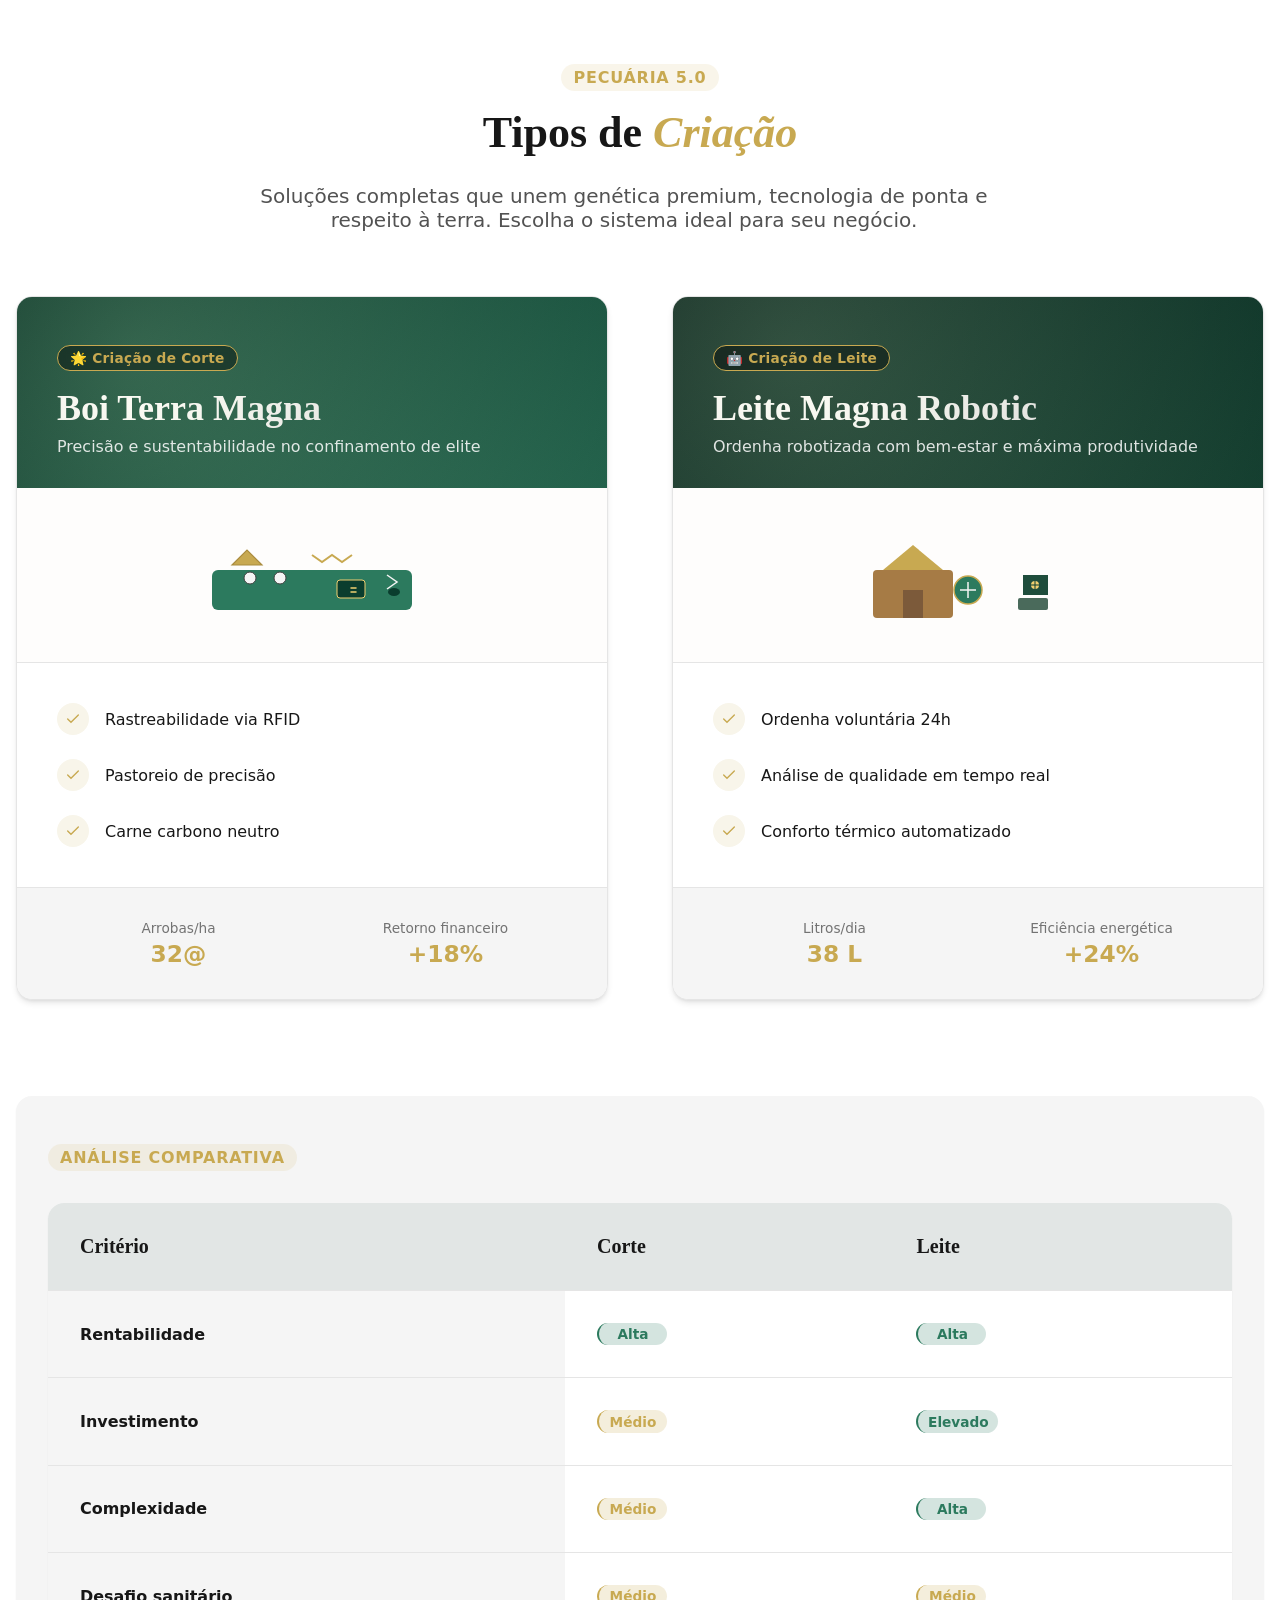
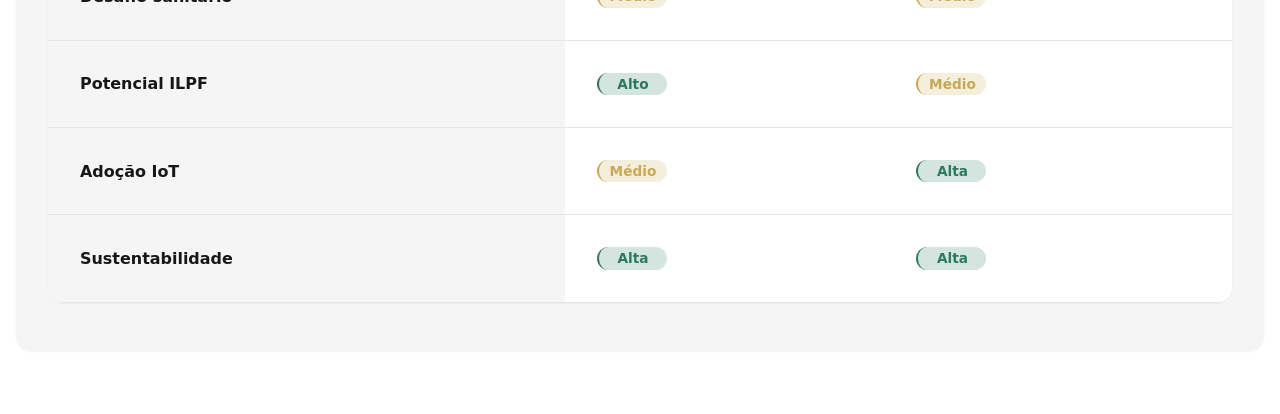
<file: Deepseek Terra Magna/index.html>
<!DOCTYPE html>
<html lang="pt-BR">
<head>
    <meta charset="UTF-8">
    <meta name="viewport" content="width=device-width, initial-scale=1.0, viewport-fit=cover">
    <title>Terra Magna – Tipos de Criação</title>
    <style>
        /* ------------------------------------------------------------
           DESIGN SYSTEM – TERRA MAGNA
           Baseado no Prompt 1 – variáveis, utilitários, tema escuro
           ------------------------------------------------------------ */
        *,
        *::before,
        *::after {
            margin: 0;
            padding: 0;
            box-sizing: border-box;
        }

        html {
            scroll-behavior: smooth;
        }

        :root {
            /* Cores primárias */
            --green-dark: #0A3D2E;
            --gold: #C8A951;
            --green-mid: #2C7A5E;
            --green-light: #4CAF7C;

            /* Neutros */
            --gray-100: #F5F5F5;
            --gray-200: #E5E5E5;
            --gray-300: #D4D4D4;
            --gray-400: #A3A3A3;
            --gray-500: #737373;
            --gray-600: #525252;
            --gray-700: #404040;
            --gray-800: #262626;
            --gray-900: #171717;
            --black: #000000;
            --white: #FFFFFF;

            /* Cores de fundo */
            --bg-primary: var(--white);
            --bg-secondary: var(--gray-100);
            --bg-card: var(--white);
            --bg-nav: var(--white);
            --bg-alt: var(--gray-100);

            /* Cores de texto */
            --text-primary: var(--gray-900);
            --text-secondary: var(--gray-600);
            --text-muted: var(--gray-500);

            /* Bordas e sombras */
            --border-color: var(--gray-200);
            --border-radius-sm: 4px;
            --border-radius-md: 8px;
            --border-radius-lg: 16px;
            --border-radius-full: 9999px;

            --shadow-sm: 0 1px 2px 0 rgb(0 0 0 / 0.05);
            --shadow-md: 0 4px 6px -1px rgb(0 0 0 / 0.1), 0 2px 4px -2px rgb(0 0 0 / 0.1);
            --shadow-lg: 0 10px 15px -3px rgb(0 0 0 / 0.1), 0 4px 6px -4px rgb(0 0 0 / 0.1);
            --shadow-xl: 0 20px 25px -5px rgb(0 0 0 / 0.1), 0 8px 10px -6px rgb(0 0 0 / 0.1);

            /* Tipografia – Major Third (1.25) */
            --font-serif: 'Playfair Display', Georgia, 'Times New Roman', serif;
            --font-sans: 'Inter', system-ui, -apple-system, 'Segoe UI', Roboto, Helvetica, sans-serif;

            --text-xs: clamp(0.75rem, 0.71rem + 0.18vw, 0.875rem);
            --text-sm: clamp(0.875rem, 0.83rem + 0.21vw, 1rem);
            --text-base: clamp(1rem, 0.95rem + 0.24vw, 1.125rem);
            --text-md: clamp(1.125rem, 1.06rem + 0.29vw, 1.25rem);
            --text-lg: clamp(1.25rem, 1.17rem + 0.36vw, 1.5rem);
            --text-xl: clamp(1.5rem, 1.39rem + 0.48vw, 1.875rem);
            --text-2xl: clamp(1.875rem, 1.71rem + 0.71vw, 2.25rem);
            --text-3xl: clamp(2.25rem, 2.02rem + 0.96vw, 2.75rem);
            --text-4xl: clamp(2.75rem, 2.43rem + 1.31vw, 3.5rem);
            --text-5xl: clamp(3.5rem, 3.04rem + 1.79vw, 4.5rem);

            /* Espaçamento (base 8px) */
            --space-1: 0.5rem;    /* 8px  */
            --space-2: 1rem;      /* 16px */
            --space-3: 1.5rem;    /* 24px */
            --space-4: 2rem;      /* 32px */
            --space-5: 2.5rem;    /* 40px */
            --space-6: 3rem;      /* 48px */
            --space-8: 4rem;      /* 64px */
            --space-10: 5rem;     /* 80px */
            --space-12: 6rem;     /* 96px */
            --space-16: 8rem;     /* 128px */

            /* Layout */
            --container-max: 1280px;
            --breakpoint-sm: 768px;
            --breakpoint-md: 1024px;
            --breakpoint-lg: 1280px;

            /* Transições */
            --dur-fast: 150ms;
            --dur-mid: 250ms;
            --dur-slow: 400ms;
            --ease-swift: cubic-bezier(0.2, 0.9, 0.4, 1.1);
            --ease-bounce: cubic-bezier(0.68, -0.55, 0.265, 1.55);
        }

        /* TEMA ESCURO */
        [data-theme="dark"] {
            --bg-primary: var(--gray-900);
            --bg-secondary: var(--gray-800);
            --bg-card: var(--gray-800);
            --bg-nav: var(--gray-900);
            --bg-alt: var(--gray-800);

            --text-primary: var(--gray-100);
            --text-secondary: var(--gray-300);
            --text-muted: var(--gray-400);

            --border-color: var(--gray-700);
            --shadow-sm: 0 1px 2px 0 rgb(0 0 0 / 0.3);
            --shadow-md: 0 4px 6px -1px rgb(0 0 0 / 0.4);
            --shadow-lg: 0 10px 15px -3px rgb(0 0 0 / 0.5);
        }

        /* Classes utilitárias base */
        .container {
            max-width: var(--container-max);
            margin-left: auto;
            margin-right: auto;
            padding-left: var(--space-2);
            padding-right: var(--space-2);
        }

        .section {
            padding-top: var(--space-8);
            padding-bottom: var(--space-8);
        }

        .section-alt {
            background-color: var(--bg-alt);
        }

        .section-label {
            display: inline-block;
            font-family: var(--font-sans);
            font-size: var(--text-sm);
            font-weight: 600;
            letter-spacing: 0.05em;
            text-transform: uppercase;
            color: var(--gold);
            background-color: color-mix(in srgb, var(--gold) 12%, transparent);
            padding: 0.25rem 0.75rem;
            border-radius: var(--border-radius-full);
            margin-bottom: var(--space-2);
        }

        .section-title {
            font-family: var(--font-serif);
            font-size: var(--text-3xl);
            line-height: 1.2;
            color: var(--text-primary);
            margin-bottom: var(--space-3);
        }

        .section-title em {
            font-style: italic;
            color: var(--gold);
            position: relative;
        }

        .section-desc {
            font-family: var(--font-sans);
            font-size: var(--text-md);
            color: var(--text-secondary);
            max-width: 48rem;
        }

        /* Reveal animations */
        .reveal {
            opacity: 0;
            transform: translateY(32px);
            transition: opacity var(--dur-mid) var(--ease-swift), transform var(--dur-mid) var(--ease-swift);
            will-change: opacity, transform;
        }

        .reveal.visible {
            opacity: 1;
            transform: translateY(0);
        }

        .reveal-delay-1 { transition-delay: 0.05s; }
        .reveal-delay-2 { transition-delay: 0.15s; }
        .reveal-delay-3 { transition-delay: 0.3s; }
        .reveal-delay-4 { transition-delay: 0.45s; }
        .reveal-delay-5 { transition-delay: 0.6s; }

        /* a11y */
        .sr-only {
            position: absolute;
            width: 1px;
            height: 1px;
            padding: 0;
            margin: -1px;
            overflow: hidden;
            clip: rect(0, 0, 0, 0);
            white-space: nowrap;
            border-width: 0;
        }

        :focus-visible {
            outline: 2px solid var(--gold);
            outline-offset: 2px;
            border-radius: var(--border-radius-sm);
        }

        /* botões (apenas para referência, não usados diretamente na seção) */
        .btn {
            display: inline-flex;
            align-items: center;
            justify-content: center;
            gap: var(--space-1);
            font-family: var(--font-sans);
            font-weight: 600;
            padding: 0.625rem 1.5rem;
            border-radius: var(--border-radius-md);
            transition: all var(--dur-fast) var(--ease-swift);
            cursor: pointer;
            border: 1px solid transparent;
        }

        /* ------------------------------------------------------------
           ESTILOS ESPECÍFICOS – SEÇÃO "TIPOS DE CRIAÇÃO"
           ------------------------------------------------------------ */
        #tipos {
            background-color: var(--bg-primary);
            transition: background-color var(--dur-mid) ease;
        }

        .tipos-header {
            text-align: center;
            max-width: 800px;
            margin: 0 auto var(--space-8) auto;
        }

        .tipos-grid {
            display: grid;
            grid-template-columns: 1fr;
            gap: var(--space-6);
            margin-bottom: var(--space-12);
        }

        /* CARD base */
        .tipo-card {
            background-color: var(--bg-card);
            border-radius: var(--border-radius-lg);
            box-shadow: var(--shadow-md);
            transition: transform var(--dur-mid) var(--ease-swift), box-shadow var(--dur-mid) var(--ease-swift);
            overflow: hidden;
            border: 1px solid var(--border-color);
            height: 100%;
            display: flex;
            flex-direction: column;
        }

        .tipo-card:hover {
            transform: translateY(-8px);
            box-shadow: var(--shadow-xl);
        }

        .tipo-card-header {
            position: relative;
            overflow: hidden;
            padding: var(--space-6) var(--space-5) var(--space-4);
            color: var(--white);
        }

        .tipo-card-header::before {
            content: "";
            position: absolute;
            inset: 0;
            background: radial-gradient(circle at 20% 30%, rgba(255,255,200,0.15) 0%, rgba(0,0,0,0.2) 100%);
            pointer-events: none;
        }

        .tipo-card--corte .tipo-card-header {
            background: linear-gradient(135deg, var(--green-dark), var(--green-mid));
        }

        .tipo-card--leite .tipo-card-header {
            background: linear-gradient(135deg, #0B2B23, #1A4F3C);
        }

        .tipo-card-badge {
            display: inline-block;
            background: rgba(0, 0, 0, 0.4);
            backdrop-filter: blur(4px);
            border: 1px solid var(--gold);
            color: var(--gold);
            font-family: var(--font-sans);
            font-size: var(--text-xs);
            font-weight: 600;
            padding: 0.25rem 0.75rem;
            border-radius: var(--border-radius-full);
            letter-spacing: 0.02em;
            margin-bottom: var(--space-2);
        }

        .tipo-card-header h3 {
            font-family: var(--font-serif);
            font-size: var(--text-2xl);
            font-weight: 700;
            margin-bottom: var(--space-1);
        }

        .tipo-card-header p {
            font-family: var(--font-sans);
            font-size: var(--text-sm);
            opacity: 0.85;
        }

        .tipo-illustration {
            padding: var(--space-4) var(--space-5);
            background: color-mix(in srgb, var(--bg-card) 98%, var(--gold) 2%);
            display: flex;
            justify-content: center;
            align-items: center;
            border-bottom: 1px solid var(--border-color);
        }

        .tipo-illustration svg {
            max-width: 100%;
            height: auto;
            display: block;
        }

        .tipo-features {
            list-style: none;
            padding: var(--space-5);
            display: grid;
            grid-template-columns: repeat(auto-fit, minmax(180px, 1fr));
            gap: var(--space-3);
            flex: 1;
        }

        .tipo-features li {
            display: flex;
            align-items: center;
            gap: var(--space-2);
            font-family: var(--font-sans);
            font-size: var(--text-sm);
            color: var(--text-primary);
        }

        .tipo-feature-icon {
            display: inline-flex;
            align-items: center;
            justify-content: center;
            width: 32px;
            height: 32px;
            background: color-mix(in srgb, var(--gold) 12%, var(--bg-primary));
            border-radius: var(--border-radius-full);
            transition: background var(--dur-fast) var(--ease-swift);
        }

        .tipo-card:hover .tipo-feature-icon {
            background: color-mix(in srgb, var(--gold) 30%, var(--bg-primary));
        }

        .tipo-metric {
            display: flex;
            justify-content: space-between;
            gap: var(--space-3);
            padding: var(--space-4) var(--space-5);
            border-top: 1px solid var(--border-color);
            background-color: var(--bg-secondary);
            font-family: var(--font-sans);
        }

        .tipo-metric div {
            text-align: center;
            flex: 1;
        }

        .tipo-metric span {
            font-size: var(--text-xs);
            color: var(--text-muted);
            display: block;
            margin-bottom: 0.25rem;
        }

        .tipo-metric strong {
            font-size: var(--text-lg);
            color: var(--gold);
            font-weight: 700;
        }

        /* TABELA COMPARATIVA */
        .comparison-section {
            margin-top: var(--space-6);
            background-color: var(--bg-secondary);
            border-radius: var(--border-radius-lg);
            padding: var(--space-6) var(--space-4);
            box-shadow: var(--shadow-sm);
        }

        .comparison-section .section-label {
            margin-bottom: var(--space-4);
        }

        .comparison-table {
            width: 100%;
            border-collapse: separate;
            border-spacing: 0;
            background: var(--bg-card);
            border-radius: var(--border-radius-lg);
            overflow: hidden;
            box-shadow: var(--shadow-sm);
        }

        .comparison-table th,
        .comparison-table td {
            padding: var(--space-3) var(--space-2);
            text-align: left;
            border-bottom: 1px solid var(--border-color);
            font-family: var(--font-sans);
            font-size: var(--text-sm);
        }

        .comparison-table th {
            background-color: var(--bg-secondary);
            font-weight: 700;
            color: var(--text-primary);
        }

        .comparison-table th[scope="col"] {
            background-color: color-mix(in srgb, var(--green-dark) 8%, var(--bg-secondary));
            font-family: var(--font-serif);
            font-size: var(--text-md);
        }

        .comparison-table tr:hover td {
            background-color: color-mix(in srgb, var(--gold) 6%, var(--bg-card));
            transition: background var(--dur-fast) ease;
        }

        /* badges comparativos */
        .badge-high, .badge-mid, .badge-low {
            display: inline-block;
            padding: 0.2rem 0.6rem;
            border-radius: var(--border-radius-full);
            font-size: var(--text-xs);
            font-weight: 600;
            text-align: center;
            min-width: 70px;
        }
        .badge-high {
            background: color-mix(in srgb, var(--green-mid) 20%, transparent);
            color: var(--green-mid);
            border-left: 2px solid var(--green-mid);
        }
        .badge-mid {
            background: color-mix(in srgb, var(--gold) 20%, transparent);
            color: var(--gold);
            border-left: 2px solid var(--gold);
        }
        .badge-low {
            background: color-mix(in srgb, var(--gray-500) 20%, transparent);
            color: var(--gray-500);
            border-left: 2px solid var(--gray-500);
        }

        [data-theme="dark"] .badge-high {
            background: color-mix(in srgb, var(--green-mid) 30%, #1F2A2A);
            color: #8BCF9F;
        }
        [data-theme="dark"] .badge-mid {
            background: color-mix(in srgb, var(--gold) 30%, #2A2418);
            color: #F0CF70;
        }

        /* Responsividade */
        @media (min-width: 768px) {
            .tipos-grid {
                gap: var(--space-8);
            }
            .comparison-table th,
            .comparison-table td {
                padding: var(--space-4);
            }
            .tipo-features {
                grid-template-columns: repeat(2, 1fr);
            }
        }

        @media (min-width: 1024px) {
            .tipos-grid {
                grid-template-columns: repeat(2, 1fr);
            }
            .tipo-features {
                grid-template-columns: 1fr;
            }
        }

        @media (max-width: 767px) {
            .tipo-features {
                grid-template-columns: 1fr;
            }
            .comparison-table {
                font-size: var(--text-xs);
            }
            .comparison-table th,
            .comparison-table td {
                padding: var(--space-2);
            }
            .badge-high, .badge-mid, .badge-low {
                min-width: 55px;
                font-size: 0.7rem;
            }
        }
    </style>
</head>
<body>
    <section id="tipos" aria-label="Tipos de criação bovina" class="section">
        <div class="container">
            <div class="tipos-header">
                <span class="section-label">Pecuária 5.0</span>
                <h2 class="section-title">Tipos de <em>Criação</em></h2>
                <p class="section-desc">
                    Soluções completas que unem genética premium, tecnologia de ponta e respeito à terra.
                    Escolha o sistema ideal para seu negócio.
                </p>
            </div>

            <div class="tipos-grid">
                <!-- CARD CORTE -->
                <div class="tipo-card tipo-card--corte reveal">
                    <div class="tipo-card-header">
                        <span class="tipo-card-badge">🌟 Criação de Corte</span>
                        <h3>Boi Terra Magna</h3>
                        <p>Precisão e sustentabilidade no confinamento de elite</p>
                    </div>
                    <div class="tipo-illustration">
                        <svg width="220" height="110" viewBox="0 0 220 110" fill="none" xmlns="http://www.w3.org/2000/svg" aria-hidden="true">
                            <rect x="10" y="50" width="200" height="40" fill="#2C7A5E" rx="6" />
                            <path d="M30 45 L45 30 L60 45 Z" fill="#C8A951" stroke="#AA8C3F" stroke-width="1.2" />
                            <circle cx="48" cy="58" r="6" fill="#F5F5F5" stroke="#404040" stroke-width="1" />
                            <circle cx="78" cy="58" r="6" fill="#F5F5F5" stroke="#404040" stroke-width="1" />
                            <path d="M110 35 L120 42 L130 35 L140 42 L150 35" stroke="#C8A951" stroke-width="2" fill="none" />
                            <rect x="135" y="60" width="28" height="18" rx="3" fill="#0A3D2E" stroke="#F0CF70" stroke-width="1" />
                            <path d="M149 68 L154 68 M149 72 L154 72" stroke="#F0CF70" stroke-width="1.5" stroke-linecap="round" />
                            <path d="M185 55 L195 62 L185 69" stroke="#F5F5F5" fill="none" stroke-width="1.5" />
                            <ellipse cx="192" cy="72" rx="6" ry="4" fill="#0A3D2E" />
                        </svg>
                    </div>
                    <ul class="tipo-features">
                        <li><span class="tipo-feature-icon"><svg width="16" height="16" viewBox="0 0 24 24" fill="none" stroke="currentColor" stroke-width="2" aria-hidden="true"><path d="M20 6L9 17L4 12" stroke="var(--gold)" stroke-linecap="round"/></svg></span> Rastreabilidade via RFID</li>
                        <li><span class="tipo-feature-icon"><svg width="16" height="16" viewBox="0 0 24 24" fill="none" stroke="currentColor" stroke-width="2" aria-hidden="true"><path d="M20 6L9 17L4 12" stroke="var(--gold)" stroke-linecap="round"/></svg></span> Pastoreio de precisão</li>
                        <li><span class="tipo-feature-icon"><svg width="16" height="16" viewBox="0 0 24 24" fill="none" stroke="currentColor" stroke-width="2" aria-hidden="true"><path d="M20 6L9 17L4 12" stroke="var(--gold)" stroke-linecap="round"/></svg></span> Carne carbono neutro</li>
                    </ul>
                    <div class="tipo-metric">
                        <div><span>Arrobas/ha</span><strong>32@</strong></div>
                        <div><span>Retorno financeiro</span><strong>+18%</strong></div>
                    </div>
                </div>

                <!-- CARD LEITE -->
                <div class="tipo-card tipo-card--leite reveal reveal-delay-1">
                    <div class="tipo-card-header">
                        <span class="tipo-card-badge">🤖 Criação de Leite</span>
                        <h3>Leite Magna Robotic</h3>
                        <p>Ordenha robotizada com bem-estar e máxima produtividade</p>
                    </div>
                    <div class="tipo-illustration">
                        <svg width="220" height="110" viewBox="0 0 220 110" fill="none" xmlns="http://www.w3.org/2000/svg" aria-hidden="true">
                            <rect x="15" y="50" width="80" height="48" fill="#A67B45" rx="4" />
                            <polygon points="55,25 25,50 85,50" fill="#C8A951" />
                            <rect x="45" y="70" width="20" height="28" fill="#7C5A3A" />
                            <circle cx="110" cy="70" r="14" fill="#2C7A5E" stroke="#C8A951" stroke-width="1.5" />
                            <path d="M110 62 L110 78 M102 70 L118 70" stroke="#F5F5F5" stroke-width="1.5" />
                            <path d="M165 55 L190 55 L190 75 L165 75 Z" fill="#1F4D3C" rx="4" />
                            <circle cx="177" cy="65" r="4" fill="#F0CF70" />
                            <path d="M177 61 L177 69 M173 65 L181 65" stroke="#0A3D2E" stroke-width="1" />
                            <rect x="160" y="78" width="30" height="12" rx="2" fill="#4A6A5B" />
                        </svg>
                    </div>
                    <ul class="tipo-features">
                        <li><span class="tipo-feature-icon"><svg width="16" height="16" viewBox="0 0 24 24" fill="none" stroke="currentColor" stroke-width="2" aria-hidden="true"><path d="M20 6L9 17L4 12" stroke="var(--gold)" stroke-linecap="round"/></svg></span> Ordenha voluntária 24h</li>
                        <li><span class="tipo-feature-icon"><svg width="16" height="16" viewBox="0 0 24 24" fill="none" stroke="currentColor" stroke-width="2" aria-hidden="true"><path d="M20 6L9 17L4 12" stroke="var(--gold)" stroke-linecap="round"/></svg></span> Análise de qualidade em tempo real</li>
                        <li><span class="tipo-feature-icon"><svg width="16" height="16" viewBox="0 0 24 24" fill="none" stroke="currentColor" stroke-width="2" aria-hidden="true"><path d="M20 6L9 17L4 12" stroke="var(--gold)" stroke-linecap="round"/></svg></span> Conforto térmico automatizado</li>
                    </ul>
                    <div class="tipo-metric">
                        <div><span>Litros/dia</span><strong>38 L</strong></div>
                        <div><span>Eficiência energética</span><strong>+24%</strong></div>
                    </div>
                </div>
            </div>

            <!-- SEÇÃO COMPARATIVA -->
            <div class="comparison-section reveal reveal-delay-2">
                <span class="section-label">Análise comparativa</span>
                <table class="comparison-table">
                    <thead>
                        <tr><th scope="col">Critério</th><th scope="col">Corte</th><th scope="col">Leite</th></tr>
                    </thead>
                    <tbody>
                        <tr><th scope="row">Rentabilidade</th><td><span class="badge-high">Alta</span></td><td><span class="badge-high">Alta</span></td></tr>
                        <tr><th scope="row">Investimento</th><td><span class="badge-mid">Médio</span></td><td><span class="badge-high">Elevado</span></td></tr>
                        <tr><th scope="row">Complexidade</th><td><span class="badge-mid">Médio</span></td><td><span class="badge-high">Alta</span></td></tr>
                        <tr><th scope="row">Desafio sanitário</th><td><span class="badge-mid">Médio</span></td><td><span class="badge-mid">Médio</span></td></tr>
                        <tr><th scope="row">Potencial ILPF</th><td><span class="badge-high">Alto</span></td><td><span class="badge-mid">Médio</span></td></tr>
                        <tr><th scope="row">Adoção IoT</th><td><span class="badge-mid">Médio</span></td><td><span class="badge-high">Alta</span></td></tr>
                        <tr><th scope="row">Sustentabilidade</th><td><span class="badge-high">Alta</span></td><td><span class="badge-high">Alta</span></td></tr>
                    </tbody>
                </table>
            </div>
        </div>
    </section>

    <script>
        (function() {
            // Ativa a classe .visible nos elementos .reveal com Intersection Observer
            const revealElements = document.querySelectorAll('.reveal');
            if (revealElements.length) {
                const observer = new IntersectionObserver((entries) => {
                    entries.forEach(entry => {
                        if (entry.isIntersecting) {
                            entry.target.classList.add('visible');
                            observer.unobserve(entry.target);
                        }
                    });
                }, { threshold: 0.15, rootMargin: "0px 0px -20px 0px" });
                revealElements.forEach(el => observer.observe(el));
            }
        })();
    </script>
</body>
</html>
</file>
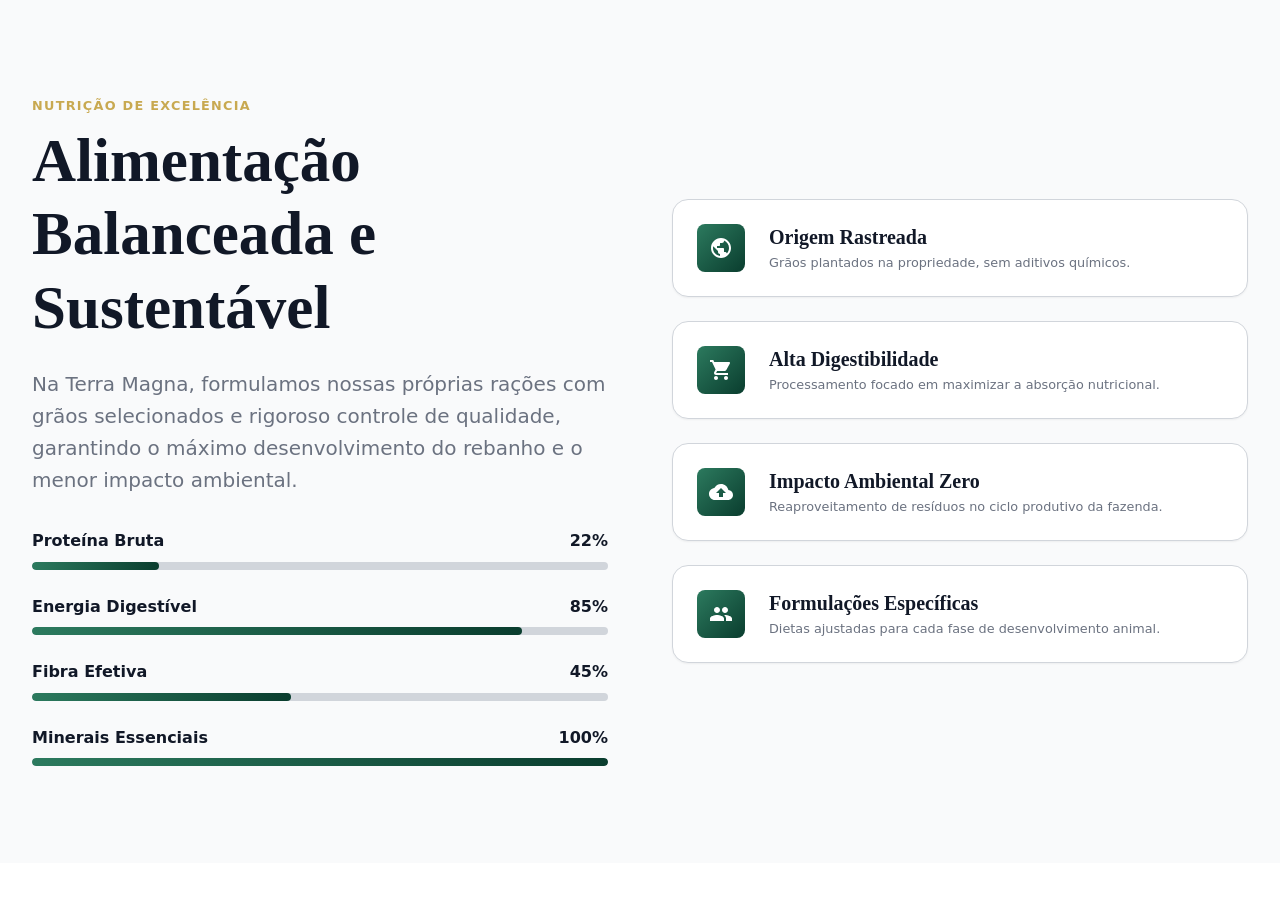
<file: Gemini Terra Magna/index.html>
<!DOCTYPE html>
<html lang="pt-BR">
<head>
  <meta charset="UTF-8">
  <meta name="viewport" content="width=device-width, initial-scale=1.0">
  <link rel="stylesheet" href="style.css">
  <title>Terra Magna - Alimentação</title>
  <style>
    /* ==========================================================================
       ESTILOS ESPECÍFICOS DA SEÇÃO ALIMENTAÇÃO
       ========================================================================== */
    
    .alimentacao-inner {
      display: grid;
      grid-template-columns: 1fr;
      gap: var(--space-6);
      align-items: center;
    }
    @media (min-width: 1024px) {
      .alimentacao-inner {
        grid-template-columns: 1fr 1fr;
        gap: var(--space-8);
      }
    }

    /* Barras de Nutrientes */
    .nutrient-bars {
      display: flex;
      flex-direction: column;
      gap: var(--space-3);
      margin-top: var(--space-4);
    }
    .nutrient-bar-item {
      display: flex;
      flex-direction: column;
      gap: var(--space-1);
    }
    .nutrient-bar-header {
      display: flex;
      justify-content: space-between;
      font-weight: 600;
      color: var(--text-primary);
      font-family: var(--font-sans);
    }
    .nutrient-bar-track {
      width: 100%;
      height: 8px;
      background-color: var(--color-neutral-300);
      border-radius: var(--radius-full);
      overflow: hidden;
    }
    [data-theme="dark"] .nutrient-bar-track {
      background-color: var(--color-neutral-800);
    }
    .nutrient-bar-fill {
      height: 100%;
      width: 0%; /* Inicia zerado para animação */
      background: linear-gradient(90deg, var(--color-primary-light) 0%, var(--color-primary) 100%);
      border-radius: var(--radius-full);
      transition: width 1.2s var(--ease-bounce);
      will-change: width;
    }
    .nutrient-bar-fill.animated {
      width: var(--target-width);
    }

    /* Cards de Pilares (Direita) */
    .pillar-cards {
      display: flex;
      flex-direction: column;
      gap: var(--space-3);
    }
    .pillar-card {
      display: flex;
      align-items: center;
      gap: var(--space-3);
      padding: var(--space-3);
      background-color: var(--bg-card);
      border-radius: var(--radius-lg);
      border: var(--border-sm);
      box-shadow: var(--shadow-sm);
      position: relative;
      overflow: hidden;
      transition: transform var(--dur-mid) var(--ease-swift), box-shadow var(--dur-mid) var(--ease-swift);
      text-decoration: none;
      color: inherit;
    }
    /* Pseudo-elemento da barra dourada lateral */
    .pillar-card::before {
      content: '';
      position: absolute;
      inset: 0 auto 0 0;
      width: 4px;
      background-color: var(--color-gold);
      transform: scaleY(0);
      transform-origin: center;
      transition: transform var(--dur-mid) var(--ease-swift);
    }
    .pillar-card:hover {
      transform: translateX(8px);
      box-shadow: var(--shadow-md);
    }
    .pillar-card:hover::before {
      transform: scaleY(1);
    }
    
    .pillar-icon {
      flex-shrink: 0;
      display: flex;
      align-items: center;
      justify-content: center;
      width: 48px;
      height: 48px;
      background: linear-gradient(135deg, var(--color-primary-light), var(--color-primary));
      border-radius: var(--radius-md);
      color: var(--color-white);
    }
    .pillar-icon svg {
      width: 24px;
      height: 24px;
      fill: currentColor;
    }
    
    .pillar-content h4 {
      font-size: var(--text-lg);
      margin-bottom: 0.25em;
      color: var(--text-primary);
    }
    .pillar-content p {
      font-size: var(--text-sm);
      color: var(--text-secondary);
      line-height: 1.4;
    }
  </style>
</head>
<body>

  <section id="alimentacao" class="section-alt">
    <div class="container">
      <div class="alimentacao-inner">
        
        <div class="alimentacao-text">
          <p class="section-label reveal">Nutrição de Excelência</p>
          <h2 class="section-title reveal reveal-delay-1">Alimentação Balanceada e Sustentável</h2>
          <p class="section-desc reveal reveal-delay-2">
            Na Terra Magna, formulamos nossas próprias rações com grãos selecionados e rigoroso controle de qualidade, garantindo o máximo desenvolvimento do rebanho e o menor impacto ambiental.
          </p>
          
          <div class="nutrient-bars reveal reveal-delay-3" id="nutrient-bars-container">
            <div class="nutrient-bar-item">
              <div class="nutrient-bar-header">
                <span>Proteína Bruta</span>
                <span aria-hidden="true">22%</span>
                <span class="sr-only">Nível de Proteína Bruta: 22 por cento</span>
              </div>
              <div class="nutrient-bar-track">
                <div class="nutrient-bar-fill" style="--target-width: 22%;"></div>
              </div>
            </div>
            <div class="nutrient-bar-item">
              <div class="nutrient-bar-header">
                <span>Energia Digestível</span>
                <span aria-hidden="true">85%</span>
                <span class="sr-only">Nível de Energia Digestível: 85 por cento</span>
              </div>
              <div class="nutrient-bar-track">
                <div class="nutrient-bar-fill" style="--target-width: 85%;"></div>
              </div>
            </div>
            <div class="nutrient-bar-item">
              <div class="nutrient-bar-header">
                <span>Fibra Efetiva</span>
                <span aria-hidden="true">45%</span>
                <span class="sr-only">Nível de Fibra Efetiva: 45 por cento</span>
              </div>
              <div class="nutrient-bar-track">
                <div class="nutrient-bar-fill" style="--target-width: 45%;"></div>
              </div>
            </div>
            <div class="nutrient-bar-item">
              <div class="nutrient-bar-header">
                <span>Minerais Essenciais</span>
                <span aria-hidden="true">100%</span>
                <span class="sr-only">Nível de Minerais Essenciais: 100 por cento</span>
              </div>
              <div class="nutrient-bar-track">
                <div class="nutrient-bar-fill" style="--target-width: 100%;"></div>
              </div>
            </div>
          </div>
        </div>

        <div class="pillar-cards">
          <article class="pillar-card reveal reveal-delay-2">
            <div class="pillar-icon">
              <svg aria-hidden="true" xmlns="http://www.w3.org/2000/svg" viewBox="0 0 24 24"><path d="M12 2C6.48 2 2 6.48 2 12s4.48 10 10 10 10-4.48 10-10S17.52 2 12 2zm-1 17.93c-3.95-.49-7-3.85-7-7.93 0-.62.08-1.21.21-1.79L9 15v1c0 1.1.9 2 2 2v1.93zm6.9-2.54c-.26-.81-1-1.39-1.9-1.39h-1v-3c0-.55-.45-1-1-1H8v-2h2c.55 0 1-.45 1-1V7h2c1.1 0 2-.9 2-2v-.41c2.93 1.19 5 4.06 5 7.41 0 2.08-.8 3.97-2.1 5.39z"/></svg>
            </div>
            <div class="pillar-content">
              <h4>Origem Rastreada</h4>
              <p>Grãos plantados na propriedade, sem aditivos químicos.</p>
            </div>
          </article>
          <article class="pillar-card reveal reveal-delay-3">
            <div class="pillar-icon">
              <svg aria-hidden="true" xmlns="http://www.w3.org/2000/svg" viewBox="0 0 24 24"><path d="M7 18c-1.1 0-1.99.9-1.99 2S5.9 22 7 22s2-.9 2-2-.9-2-2-2zM1 2v2h2l3.6 7.59-1.35 2.45c-.16.28-.25.61-.25.96 0 1.1.9 2 2 2h12v-2H7.42c-.14 0-.25-.11-.25-.25l.03-.12.9-1.63h7.45c.75 0 1.41-.41 1.75-1.03l3.58-6.49c.08-.14.12-.31.12-.48 0-.55-.45-1-1-1H5.21l-.94-2H1zm16 16c-1.1 0-1.99.9-1.99 2s.89 2 1.99 2 2-.9 2-2-.9-2-2-2z"/></svg>
            </div>
            <div class="pillar-content">
              <h4>Alta Digestibilidade</h4>
              <p>Processamento focado em maximizar a absorção nutricional.</p>
            </div>
          </article>
          <article class="pillar-card reveal reveal-delay-4">
            <div class="pillar-icon">
              <svg aria-hidden="true" xmlns="http://www.w3.org/2000/svg" viewBox="0 0 24 24"><path d="M19.35 10.04C18.67 6.59 15.64 4 12 4 9.11 4 6.6 5.64 5.35 8.04 2.34 8.36 0 10.91 0 14c0 3.31 2.69 6 6 6h13c2.76 0 5-2.24 5-5 0-2.64-2.05-4.78-4.65-4.96zM14 13v4h-4v-4H7l5-5 5 5h-3z"/></svg>
            </div>
            <div class="pillar-content">
              <h4>Impacto Ambiental Zero</h4>
              <p>Reaproveitamento de resíduos no ciclo produtivo da fazenda.</p>
            </div>
          </article>
          <article class="pillar-card reveal reveal-delay-5">
            <div class="pillar-icon">
              <svg aria-hidden="true" xmlns="http://www.w3.org/2000/svg" viewBox="0 0 24 24"><path d="M16 11c1.66 0 2.99-1.34 2.99-3S17.66 5 16 5c-1.66 0-3 1.34-3 3s1.34 3 3 3zm-8 0c1.66 0 2.99-1.34 2.99-3S9.66 5 8 5C6.34 5 5 6.34 5 8s1.34 3 3 3zm0 2c-2.33 0-7 1.17-7 3.5V19h14v-2.5c0-2.33-4.67-3.5-7-3.5zm8 0c-.29 0-.62.02-.97.05 1.16.84 1.97 1.97 1.97 3.45V19h6v-2.5c0-2.33-4.67-3.5-7-3.5z"/></svg>
            </div>
            <div class="pillar-content">
              <h4>Formulações Específicas</h4>
              <p>Dietas ajustadas para cada fase de desenvolvimento animal.</p>
            </div>
          </article>
        </div>
        
      </div>
    </div>
  </section>

  <script>
    document.addEventListener("DOMContentLoaded", () => {
      // Configuração do Observer para a animação .reveal e as Barras de Nutrição
      const observerOptions = {
        root: null,
        rootMargin: "0px",
        threshold: 0.15
      };

      const scrollObserver = new IntersectionObserver((entries, observer) => {
        entries.forEach(entry => {
          if (entry.isIntersecting) {
            // Ativa os elementos de reveal na tela
            if (entry.target.classList.contains('reveal')) {
              entry.target.classList.add('visible');
            }
            
            // Ativa o preenchimento das barras de nutrientes se for o container específico
            if (entry.target.id === 'nutrient-bars-container') {
              const bars = entry.target.querySelectorAll('.nutrient-bar-fill');
              bars.forEach(bar => {
                bar.classList.add('animated');
              });
            }
            
            // Para de observar após revelar (opcional para performance)
            observer.unobserve(entry.target);
          }
        });
      }, observerOptions);

      // Inicia a observação dos elementos .reveal
      document.querySelectorAll('.reveal').forEach(el => {
        scrollObserver.observe(el);
      });
      
      // Inicia a observação do container de barras de nutrição
      const barsContainer = document.getElementById('nutrient-bars-container');
      if (barsContainer) {
        scrollObserver.observe(barsContainer);
      }
    });
  </script>

</body>
</html>
</file>
<file: Gemini Terra Magna/style.css>
/* ==========================================================================
   TERRA MAGNA - DESIGN SYSTEM CSS
   ========================================================================== */

/* 1. Reset & Base */
*, *::before, *::after {
  box-sizing: border-box;
  margin: 0;
  padding: 0;
}

html {
  scroll-behavior: smooth;
  font-size: 16px;
}

/* 2. Custom Properties (Tokens) */
:root {
  /* Colors - Light Theme */
  --color-primary: #0A3D2E;
  --color-primary-light: #2C7A5E;
  --color-gold: #C8A951;
  --color-gold-hover: #DBC37B;
  --color-neutral-50: #F9FAFB;
  --color-neutral-100: #F3F4F6;
  --color-neutral-300: #D1D5DB;
  --color-neutral-500: #6B7280;
  --color-neutral-800: #1F2937;
  --color-neutral-900: #111827;
  --color-white: #FFFFFF;
  --color-black: #000000;
  --color-error: #DC2626;

  /* Backgrounds & Text */
  --bg-main: var(--color-white);
  --bg-alt: var(--color-neutral-50);
  --bg-card: var(--color-white);
  --bg-nav: rgba(255, 255, 255, 0.85);
  --text-primary: var(--color-neutral-900);
  --text-secondary: var(--color-neutral-500);
  --text-muted: var(--color-neutral-300);

  /* Typography (Major Third Scale) */
  --font-sans: 'Inter', system-ui, -apple-system, sans-serif;
  --font-serif: 'Playfair Display', Georgia, serif;
  --text-xs: 0.64rem;
  --text-sm: 0.8rem;
  --text-base: 1rem;
  --text-lg: 1.25rem;
  --text-xl: 1.563rem;
  --text-2xl: 1.953rem;
  --text-3xl: 2.441rem;
  --text-4xl: 3.052rem;
  --text-5xl: 3.815rem;

  /* Spacing (8px base) */
  --space-1: 0.5rem;   /* 8px */
  --space-2: 1rem;     /* 16px */
  --space-3: 1.5rem;   /* 24px */
  --space-4: 2rem;     /* 32px */
  --space-6: 3rem;     /* 48px */
  --space-8: 4rem;     /* 64px */
  --space-12: 6rem;    /* 96px */
  --space-16: 8rem;    /* 128px */

  /* Borders & Radius */
  --border-sm: 1px solid var(--color-neutral-300);
  --border-md: 2px solid var(--color-neutral-300);
  --radius-sm: 0.25rem;
  --radius-md: 0.5rem;
  --radius-lg: 1rem;
  --radius-full: 9999px;

  /* Shadows */
  --shadow-sm: 0 1px 2px 0 rgba(0, 0, 0, 0.05);
  --shadow-md: 0 4px 6px -1px rgba(0, 0, 0, 0.1), 0 2px 4px -1px rgba(0, 0, 0, 0.06);
  --shadow-lg: 0 10px 15px -3px rgba(0, 0, 0, 0.1), 0 4px 6px -2px rgba(0, 0, 0, 0.05);

  /* Transitions */
  --dur-fast: 0.15s;
  --dur-mid: 0.3s;
  --dur-slow: 0.5s;
  --ease-swift: cubic-bezier(0.4, 0, 0.2, 1);
  --ease-bounce: cubic-bezier(0.68, -0.55, 0.26, 1.55);
}

/* Dark Theme Overrides */
[data-theme="dark"] {
  --bg-main: var(--color-neutral-900);
  --bg-alt: var(--color-neutral-800);
  --bg-card: #1F2A26;
  --bg-nav: rgba(17, 24, 39, 0.85);
  --text-primary: var(--color-neutral-50);
  --text-secondary: var(--color-neutral-300);
  --text-muted: var(--color-neutral-500);
  --border-sm: 1px solid var(--color-neutral-500);
  --border-md: 2px solid var(--color-neutral-500);
  --shadow-sm: 0 1px 2px 0 rgba(0, 0, 0, 0.5);
  --shadow-md: 0 4px 6px -1px rgba(0, 0, 0, 0.4);
  --shadow-lg: 0 10px 15px -3px rgba(0, 0, 0, 0.6);
  
  /* High contrast tweaks */
  --color-primary-light: #3AB588; 
}

/* 3. Global Styles */
body {
  font-family: var(--font-sans);
  color: var(--text-primary);
  background-color: var(--bg-main);
  line-height: 1.6;
}

h1, h2, h3, h4, h5, h6, .font-serif {
  font-family: var(--font-serif);
  font-weight: 700;
  line-height: 1.2;
}

/* 4. Layout & Containers */
.container {
  width: 100%;
  max-width: 1280px;
  margin-inline: auto;
  padding-inline: var(--space-3);
}

.section {
  padding-block: var(--space-8);
}
.section-alt {
  padding-block: var(--space-8);
  background-color: var(--bg-alt);
}

@media (min-width: 768px) {
  .section, .section-alt { padding-block: var(--space-12); }
  .container { padding-inline: var(--space-4); }
}

/* 5. Typography Utilities & Fluidity */
.section-label {
  font-family: var(--font-sans);
  color: var(--color-gold);
  text-transform: uppercase;
  letter-spacing: 0.1em;
  font-size: var(--text-sm);
  font-weight: 600;
  margin-bottom: var(--space-1);
}
.section-title {
  font-size: clamp(var(--text-3xl), 4vw + 1rem, var(--text-5xl));
  margin-bottom: var(--space-3);
  color: var(--text-primary);
}
.section-desc {
  font-size: var(--text-lg);
  color: var(--text-secondary);
  margin-bottom: var(--space-4);
  max-width: 65ch;
}

/* 6. Buttons */
.btn {
  display: inline-flex;
  align-items: center;
  justify-content: center;
  padding: 0.75em 1.5em;
  font-size: var(--text-base);
  font-weight: 600;
  font-family: var(--font-sans);
  border-radius: var(--radius-md);
  border: none;
  cursor: pointer;
  transition: all var(--dur-fast) var(--ease-swift);
  text-decoration: none;
}
.btn:focus-visible {
  outline: 2px solid var(--color-gold);
  outline-offset: 2px;
}
.btn-primary {
  background-color: var(--color-primary);
  color: var(--color-white);
}
.btn-primary:hover { background-color: var(--color-primary-light); }

.btn-secondary {
  background-color: var(--color-gold);
  color: var(--color-primary);
}
.btn-secondary:hover { background-color: var(--color-gold-hover); }

.btn-ghost {
  background-color: transparent;
  color: var(--color-primary);
  border: 1px solid var(--color-primary);
}
[data-theme="dark"] .btn-ghost {
  color: var(--color-gold);
  border-color: var(--color-gold);
}
.btn-ghost:hover {
  background-color: var(--color-primary);
  color: var(--color-white);
}

/* 7. Cards */
.card {
  background-color: var(--bg-card);
  border-radius: var(--radius-lg);
  padding: var(--space-4);
  box-shadow: var(--shadow-sm);
  border: var(--border-sm);
}
.card-hover {
  transition: transform var(--dur-mid) var(--ease-swift), box-shadow var(--dur-mid) var(--ease-swift);
}
.card-hover:hover {
  transform: translateY(-4px);
  box-shadow: var(--shadow-lg);
}

/* 8. Forms */
.form-group {
  margin-bottom: var(--space-3);
  display: flex;
  flex-direction: column;
}
.form-label {
  font-weight: 600;
  margin-bottom: var(--space-1);
  color: var(--text-primary);
}
.form-input, .form-textarea {
  font-family: var(--font-sans);
  padding: 0.75em;
  border: var(--border-sm);
  border-radius: var(--radius-sm);
  background-color: var(--bg-main);
  color: var(--text-primary);
  transition: border-color var(--dur-fast) var(--ease-swift);
}
.form-input:focus, .form-textarea:focus {
  outline: none;
  border-color: var(--color-gold);
}
.form-input.error, .form-textarea.error {
  border-color: var(--color-error);
}
.form-error-msg {
  color: var(--color-error);
  font-size: var(--text-sm);
  margin-top: 0.25em;
  display: none;
}
.form-input.error ~ .form-error-msg { display: block; }
.form-submit { width: 100%; }

/* 9. Animations & Reveal */
.reveal {
  opacity: 0;
  transform: translateY(20px);
  transition: opacity var(--dur-slow) var(--ease-swift), transform var(--dur-slow) var(--ease-swift);
  will-change: opacity, transform;
}
.reveal.visible {
  opacity: 1;
  transform: translateY(0);
}
.reveal-delay-1 { transition-delay: 0.1s; }
.reveal-delay-2 { transition-delay: 0.2s; }
.reveal-delay-3 { transition-delay: 0.3s; }
.reveal-delay-4 { transition-delay: 0.4s; }
.reveal-delay-5 { transition-delay: 0.5s; }

/* 10. Utils & A11y */
.sr-only {
  position: absolute;
  width: 1px;
  height: 1px;
  padding: 0;
  margin: -1px;
  overflow: hidden;
  clip: rect(0, 0, 0, 0);
  white-space: nowrap;
  border-width: 0;
}
.toast {
  position: fixed;
  inset: auto var(--space-3) var(--space-3) auto;
  background: var(--color-primary);
  color: var(--color-white);
  padding: var(--space-2) var(--space-3);
  border-radius: var(--radius-md);
  box-shadow: var(--shadow-md);
  z-index: 50;
  animation: slideInBottom var(--dur-mid) var(--ease-bounce);
}
.back-to-top {
  position: fixed;
  inset: auto var(--space-3) var(--space-3) auto;
  z-index: 40;
  background-color: var(--color-gold);
  color: var(--color-primary);
  border-radius: var(--radius-full);
  width: 3rem;
  height: 3rem;
  display: flex;
  align-items: center;
  justify-content: center;
  box-shadow: var(--shadow-md);
  transition: transform var(--dur-fast) var(--ease-swift);
}
.back-to-top:hover { transform: translateY(-4px); }

/* Grid Utils */
.grid { display: grid; grid-template-columns: 1fr; gap: var(--space-4); }
@media (min-width: 768px) { .grid-cols-2 { grid-template-columns: repeat(2, 1fr); } }
@media (min-width: 1024px) { .grid-cols-3 { grid-template-columns: repeat(3, 1fr); } }
@media (min-width: 1280px) { .grid-cols-4 { grid-template-columns: repeat(4, 1fr); } }

@keyframes slideInBottom {
  from { opacity: 0; transform: translateY(100%); }
  to { opacity: 1; transform: translateY(0); }
}
</file>
